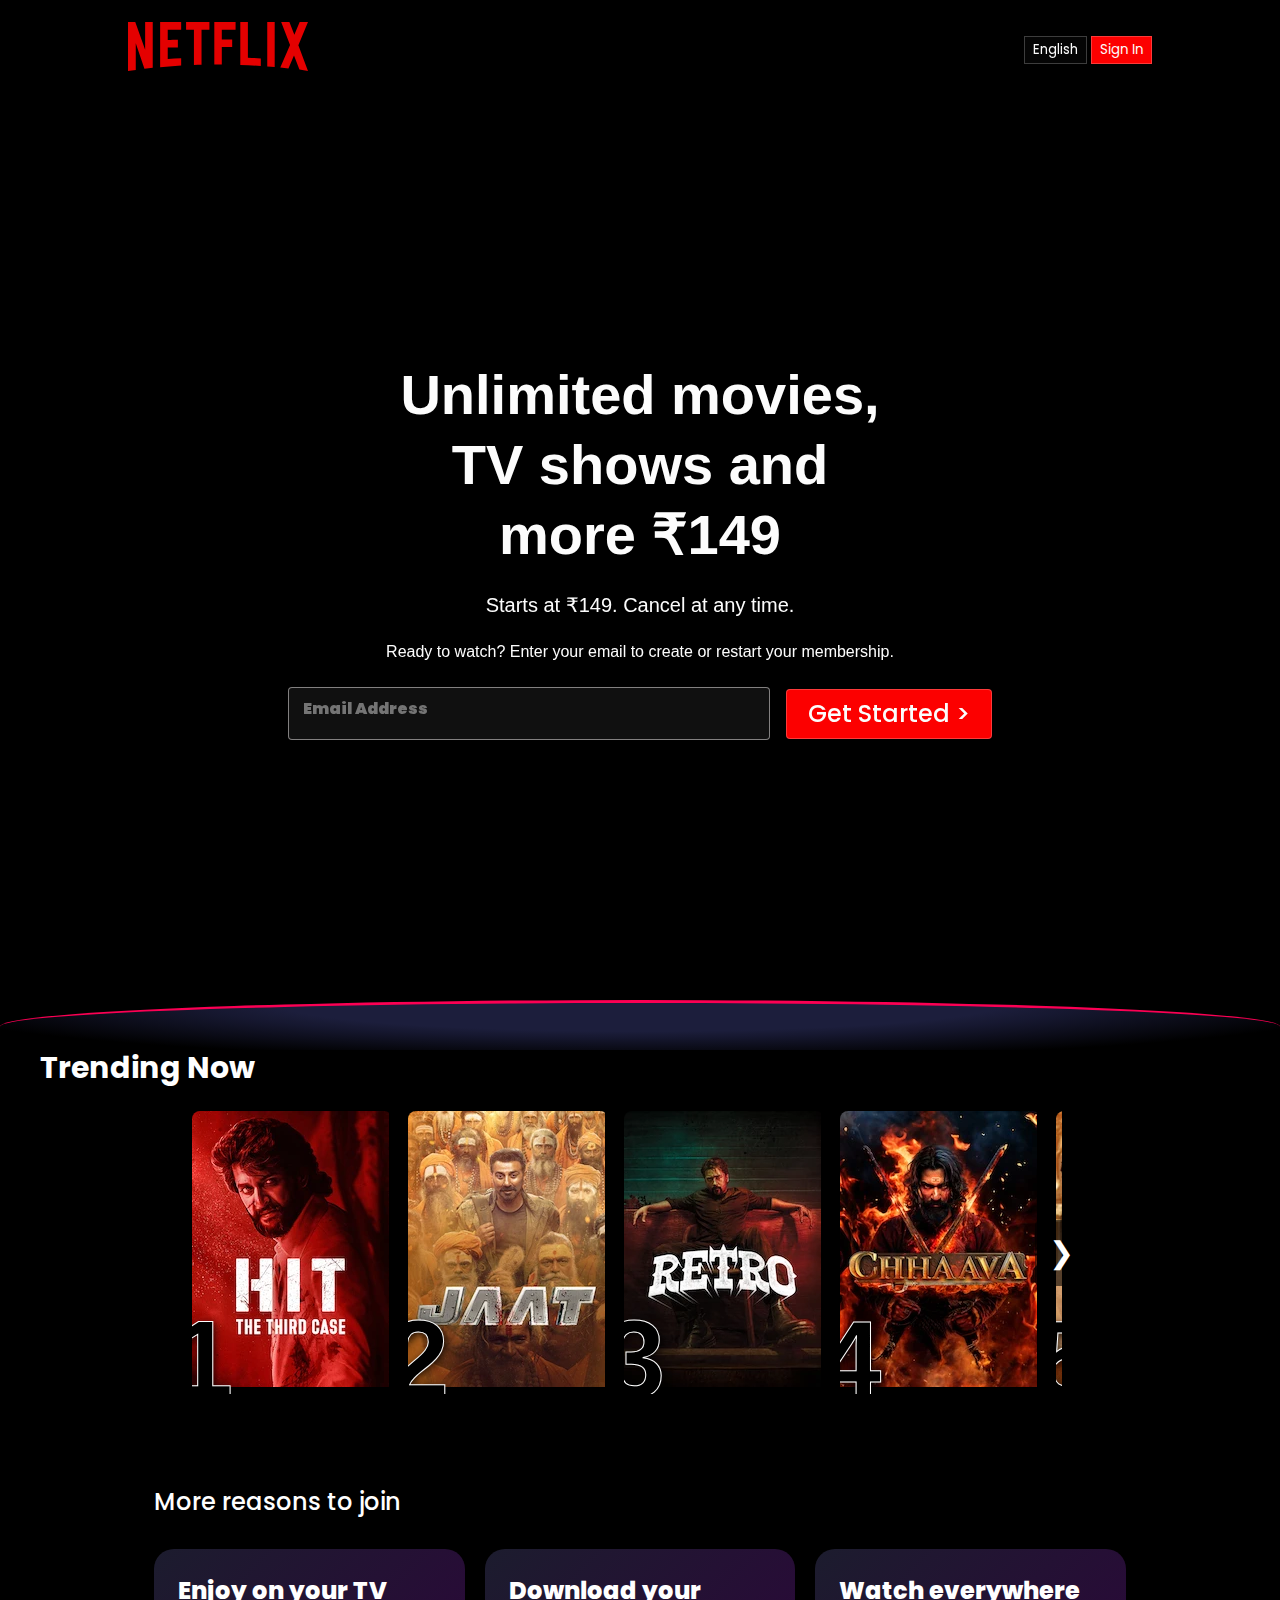
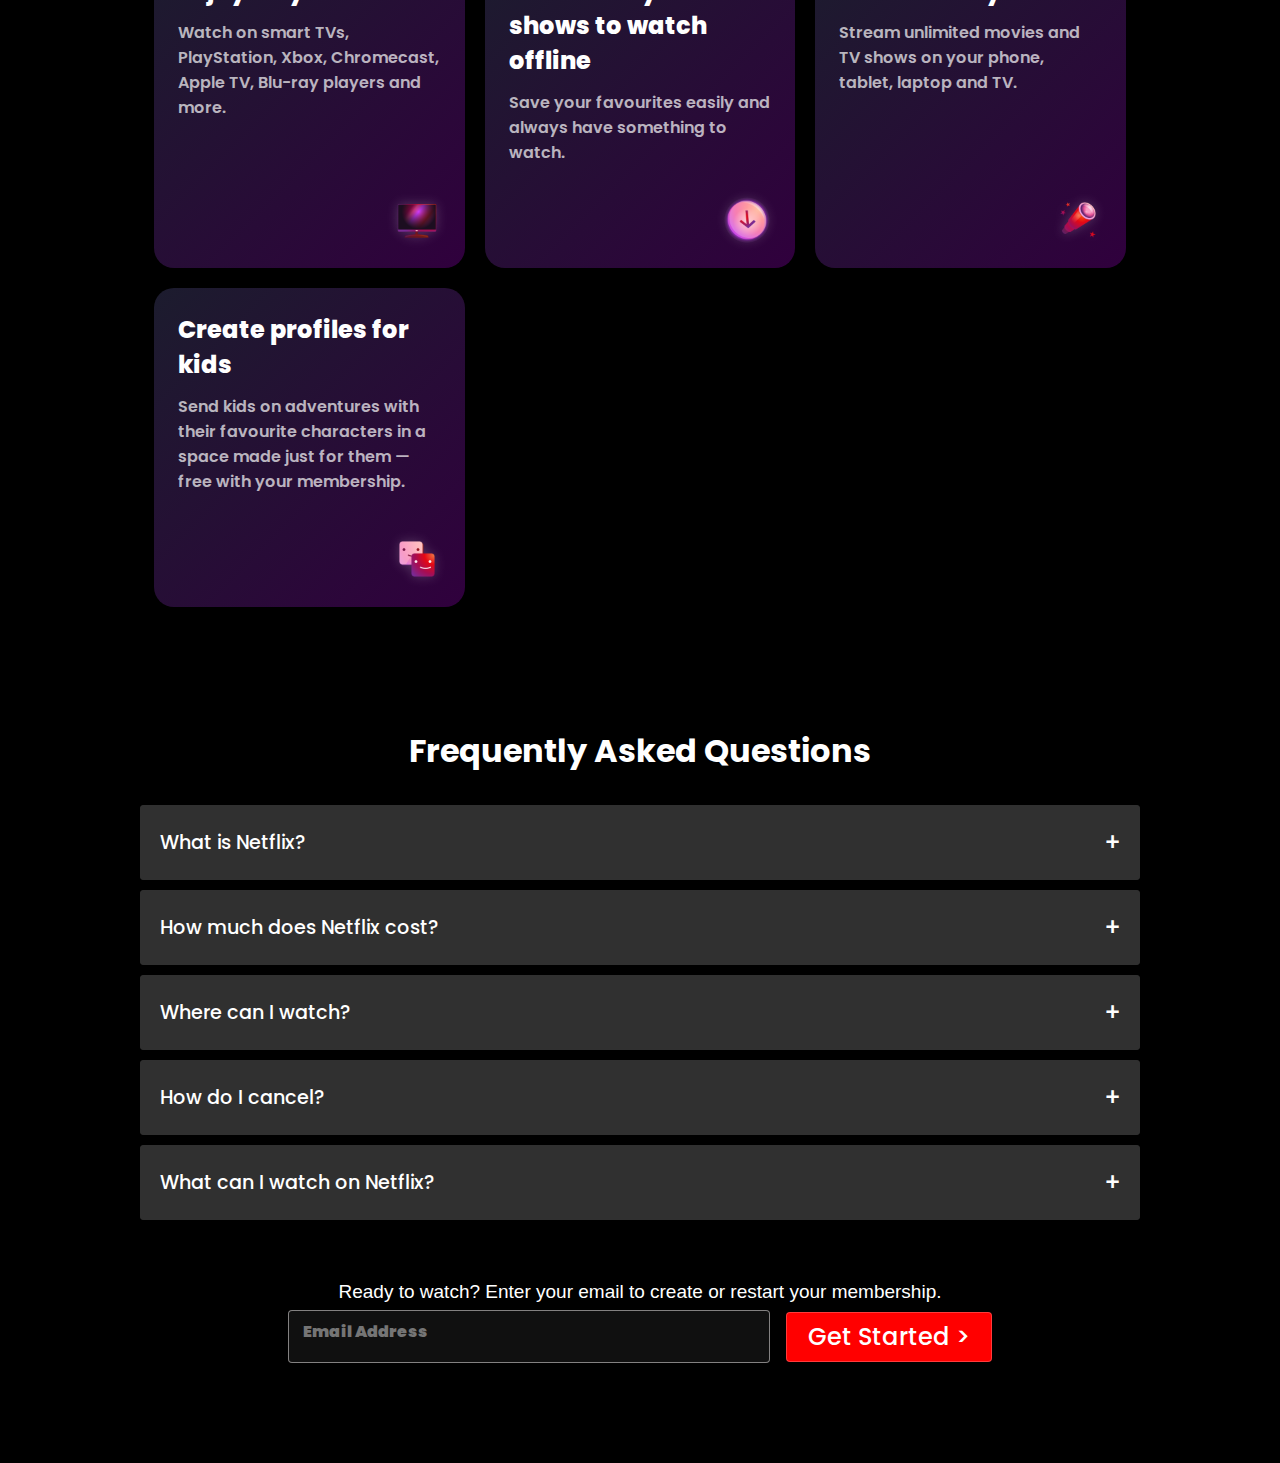
<file: index.html>
<!DOCTYPE html>
<html lang="en">

<head>
    <meta charset="UTF-8">
    <meta name="viewport" content="width=device-width, initial-scale=1.0">
    <title>Netflix India – Watch TV Shows Online, Watch Movies Online</title>
    <link rel="stylesheet" href="style.css">
</head>

<body>
    <div class="main">
        <nav>
            <span><img src="svg/logo.svg" alt="logo"></span>
            <div>
                <button class="btn">English</button>
                <button class="btn btn-red-sm">Sign In</button>
            </div>
        </nav>
        <div class="box"></div>
        <div class="hero">
            <span class="first-line">Unlimited movies, TV shows and more &#8377;149</span>
            <span>Starts at ₹149. Cancel at any time.</span>
            <span>Ready to watch? Enter your email to create or restart your membership.</span>
            <div class="hero-buttons">
                <input type="email" placeholder="Email Address">
                <button class="btn btn-red">Get Started &gt;</button>
            </div>
        </div>
        <div class="curved-top-section"></div>
    </div>
    <section class="seperation">
        <!-- <div class="curved-top-section"></div> -->
        <!-- <div class="curved-banner"></div> -->
    </section>
    <section class="trending">
        <h2>Trending Now</h2>
        <div class="trending-wrapper">
            <button class="scroll-btn left" onclick="scrollTrending(-1)">&#10094;</button>
            <div class="trending-section" id="trendingSlider">
                <div class="movie-card"><img src="images/Hit.png" alt="img">
                    <div aria-hidden="true" data-content="1" class="number-tag">1</div>
                </div>
                <div class="movie-card"><img src="images/jaat.webp" alt="img">
                    <div class="number-tag">2</div>
                </div>
                <div class="movie-card"><img src="images/retro.webp" alt="img">
                    <div class="number-tag">3</div>
                </div>
                <div class="movie-card"><img src="images/chava.webp" alt="img">
                    <div class="number-tag">4</div>
                </div>
                <div class="movie-card"><img src="images/the_royals.webp" alt="img">
                    <div class="number-tag">5</div>
                </div>
                <div class="movie-card"><img src="images/sikandar.webp" alt="img">
                    <div class="number-tag">6</div>
                </div>
                <div class="movie-card"><img src="images/the_diplomat.webp" alt="img">
                    <div class="number-tag">7</div>
                </div>
                <div class="movie-card"><img src="images/good_bad.webp" alt="img">
                    <div class="number-tag">8</div>
                </div>
                <div class="movie-card"><img src="images/pushpa2.webp" alt="img">
                    <div class="number-tag">9</div>
                </div>
                <div class="movie-card"><img src="images/when_life_gives_you_tangerines.webp" alt="img">
                    <div class="number-tag">10</div>
                </div>
            </div>
            <button class="scroll-btn right" onclick="scrollTrending(1)">&#10095;</button>
        </div>
    </section>
    <section class="reasons-section">
        <h2 class="reasons-heading">More reasons to join</h2>
        <div class="reasons-grid">
            <div class="reason-card">
                <h3>Enjoy on your TV</h3>
                <p>Watch on smart TVs, PlayStation, Xbox, Chromecast, Apple TV, Blu-ray players and more.</p>
                <img src="svg/tv.png" alt="TV Icon" width="72" height="72">

            </div>
            <div class="reason-card">
                <h3>Download your shows to watch offline</h3>
                <p>Save your favourites easily and always have something to watch.</p>
                <img src="svg/download.png" alt="Download Icon">
            </div>
            <div class="reason-card">
                <h3>Watch everywhere</h3>
                <p>Stream unlimited movies and TV shows on your phone, tablet, laptop and TV.</p>
                <img src="svg/everywhere.png" alt="Devices Icon">
            </div>
            <div class="reason-card">
                <h3>Create profiles for kids</h3>
                <p>Send kids on adventures with their favourite characters in a space made just for them — free with
                    your membership.</p>
                <img src="svg/kids.png" alt="Kids Icon">
            </div>
        </div>
    </section>
    <section class="faq-section">
        <h2 class="faq-heading">Frequently Asked Questions</h2>
        <div class="faq-list">

            <div class="faq-item">
                <button class="faq-question">What is Netflix?<span class="icon">+</span></button>
                <div class="faq-answer">
                    <p>Netflix is a streaming service that offers a wide variety of award-winning TV shows, movies,
                        anime, documentaries, and more.</p>
                </div>
            </div>

            <div class="faq-item">
                <button class="faq-question">How much does Netflix cost?<span class="icon">+</span></button>
                <div class="faq-answer">
                    <p>Watch Netflix on your smartphone, tablet, Smart TV, laptop, or streaming device, all for one low
                        fixed monthly fee. Plans start from ₹149.</p>
                </div>
            </div>

            <div class="faq-item">
                <button class="faq-question">Where can I watch?<span class="icon">+</span></button>
                <div class="faq-answer">
                    <p>Watch anywhere, anytime, on an unlimited number of devices. Sign in with your Netflix account to
                        watch instantly on the web or on devices with the Netflix app.</p>
                </div>
            </div>

            <div class="faq-item">
                <button class="faq-question">How do I cancel?<span class="icon">+</span></button>
                <div class="faq-answer">
                    <p>Netflix is flexible. There are no annoying contracts and no commitments. You can easily cancel
                        your account online in two clicks.</p>
                </div>
            </div>

            <div class="faq-item">
                <button class="faq-question">What can I watch on Netflix?<span class="icon">+</span></button>
                <div class="faq-answer">
                    <p>Netflix has an extensive library of feature films, documentaries, TV shows, anime, award-winning
                        Netflix originals, and more.</p>
                </div>
            </div>

        </div>
    </section>
    <section>
        <div class="main1">
            <div class="hero1">
                <span>Ready to watch? Enter your email to create or restart your membership.</span>
                <div class="hero-buttons">
                <input type="email" placeholder="Email Address">
                <button class="btn btn-red">Get Started &gt;</button>
                </div>
            </div>
        </div>
    </section>


    <script src="script.js"></script>
</body>

</html>
</file>
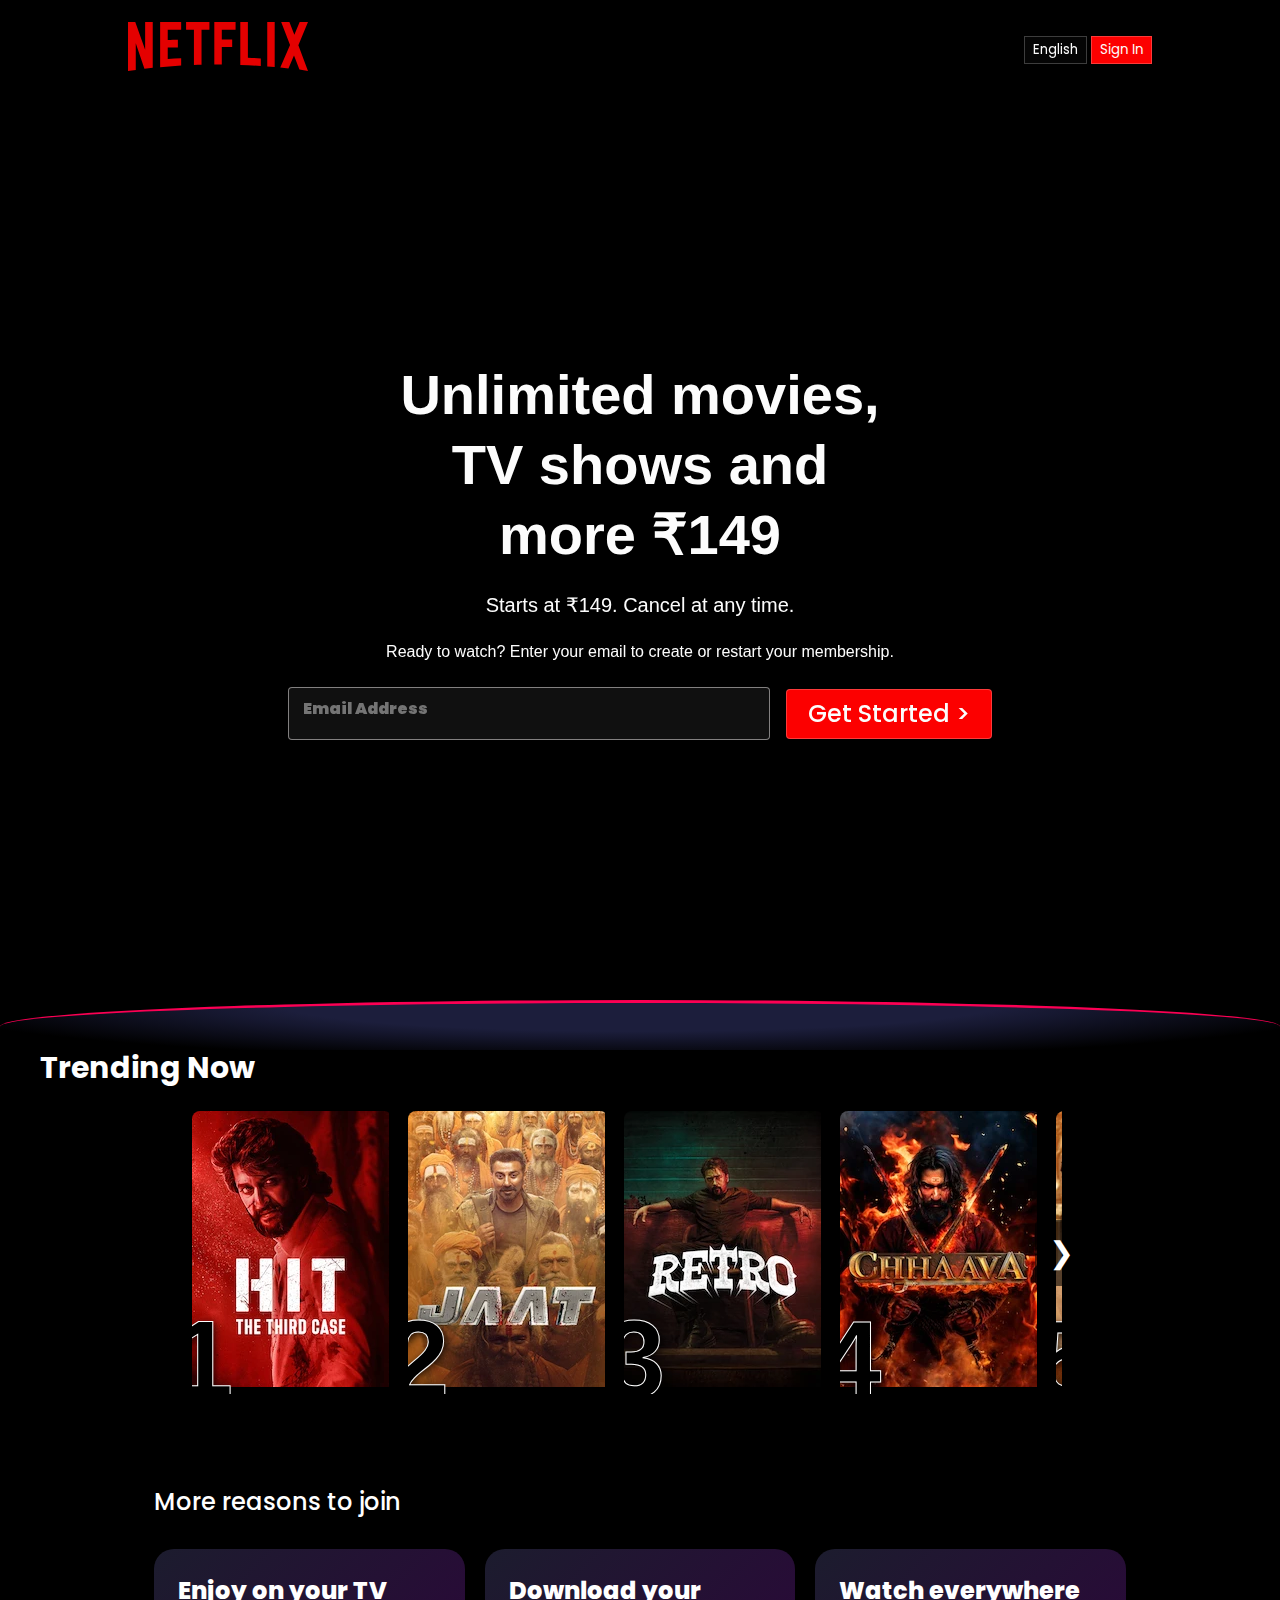
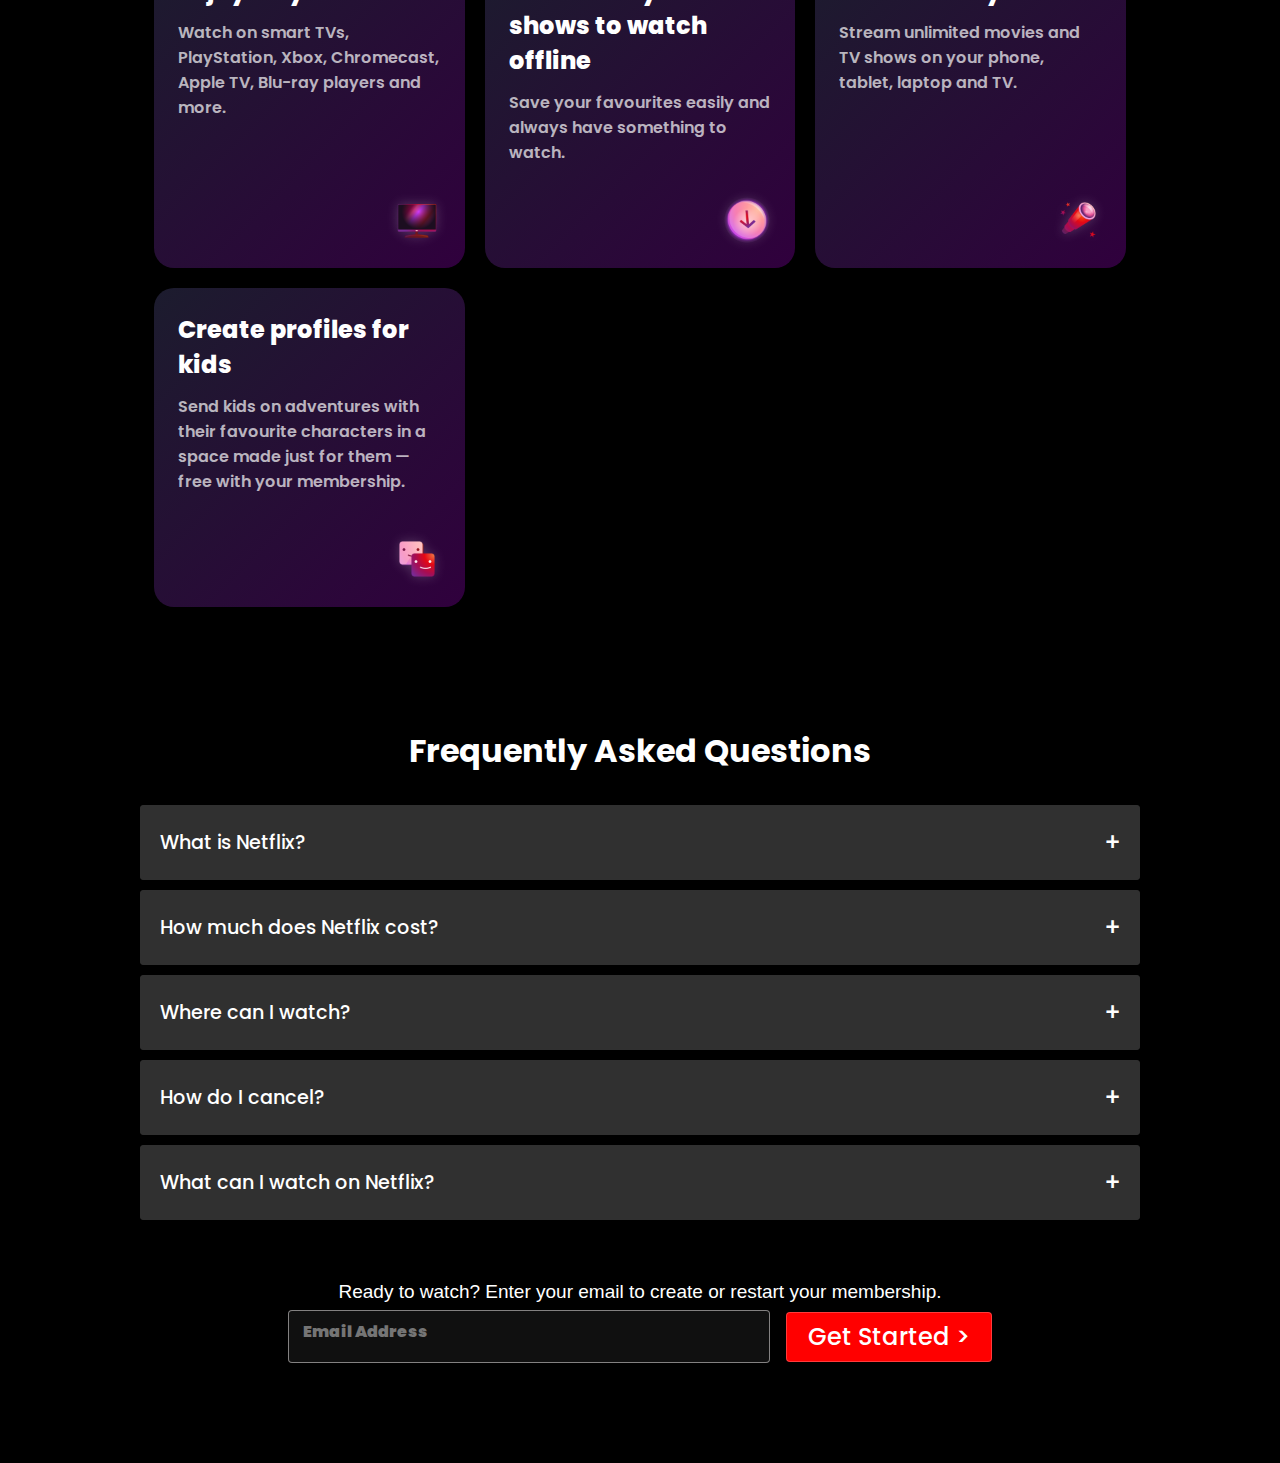
<file: netflix.html>
<!DOCTYPE html>
<html lang="en">

<head>
    <meta charset="UTF-8">
    <meta name="viewport" content="width=device-width, initial-scale=1.0">
    <title>Netflix India – Watch TV Shows Online, Watch Movies Online</title>
    <link rel="stylesheet" href="style.css">
</head>

<body>
    <div class="main">
        <nav>
            <span><img src="svg/logo.svg" alt="logo"></span>
            <div>
                <button class="btn">English</button>
                <button class="btn btn-red-sm">Sign In</button>
            </div>
        </nav>
        <div class="box"></div>
        <div class="hero">
            <span class="first-line">Unlimited movies, TV shows and more &#8377;149</span>
            <span>Starts at ₹149. Cancel at any time.</span>
            <span>Ready to watch? Enter your email to create or restart your membership.</span>
            <div class="hero-buttons">
                <input type="email" placeholder="Email Address">
                <button class="btn btn-red">Get Started &gt;</button>
            </div>
        </div>
        <div class="curved-top-section"></div>
    </div>
    <section class="seperation">
        <!-- <div class="curved-top-section"></div> -->
        <!-- <div class="curved-banner"></div> -->
    </section>
    <section class="trending">
        <h2>Trending Now</h2>
        <div class="trending-wrapper">
            <button class="scroll-btn left" onclick="scrollTrending(-1)">&#10094;</button>
            <div class="trending-section" id="trendingSlider">
                <div class="movie-card"><img src="images/Hit.png" alt="img">
                    <div aria-hidden="true" data-content="1" class="number-tag">1</div>
                </div>
                <div class="movie-card"><img src="images/jaat.webp" alt="img">
                    <div class="number-tag">2</div>
                </div>
                <div class="movie-card"><img src="images/retro.webp" alt="img">
                    <div class="number-tag">3</div>
                </div>
                <div class="movie-card"><img src="images/chava.webp" alt="img">
                    <div class="number-tag">4</div>
                </div>
                <div class="movie-card"><img src="images/the_royals.webp" alt="img">
                    <div class="number-tag">5</div>
                </div>
                <div class="movie-card"><img src="images/sikandar.webp" alt="img">
                    <div class="number-tag">6</div>
                </div>
                <div class="movie-card"><img src="images/the_diplomat.webp" alt="img">
                    <div class="number-tag">7</div>
                </div>
                <div class="movie-card"><img src="images/good_bad.webp" alt="img">
                    <div class="number-tag">8</div>
                </div>
                <div class="movie-card"><img src="images/pushpa2.webp" alt="img">
                    <div class="number-tag">9</div>
                </div>
                <div class="movie-card"><img src="images/when_life_gives_you_tangerines.webp" alt="img">
                    <div class="number-tag">10</div>
                </div>
            </div>
            <button class="scroll-btn right" onclick="scrollTrending(1)">&#10095;</button>
        </div>
    </section>
    <section class="reasons-section">
        <h2 class="reasons-heading">More reasons to join</h2>
        <div class="reasons-grid">
            <div class="reason-card">
                <h3>Enjoy on your TV</h3>
                <p>Watch on smart TVs, PlayStation, Xbox, Chromecast, Apple TV, Blu-ray players and more.</p>
                <img src="svg/tv.png" alt="TV Icon" width="72" height="72">

            </div>
            <div class="reason-card">
                <h3>Download your shows to watch offline</h3>
                <p>Save your favourites easily and always have something to watch.</p>
                <img src="svg/download.png" alt="Download Icon">
            </div>
            <div class="reason-card">
                <h3>Watch everywhere</h3>
                <p>Stream unlimited movies and TV shows on your phone, tablet, laptop and TV.</p>
                <img src="svg/everywhere.png" alt="Devices Icon">
            </div>
            <div class="reason-card">
                <h3>Create profiles for kids</h3>
                <p>Send kids on adventures with their favourite characters in a space made just for them — free with
                    your membership.</p>
                <img src="svg/kids.png" alt="Kids Icon">
            </div>
        </div>
    </section>
    <section class="faq-section">
        <h2 class="faq-heading">Frequently Asked Questions</h2>
        <div class="faq-list">

            <div class="faq-item">
                <button class="faq-question">What is Netflix?<span class="icon">+</span></button>
                <div class="faq-answer">
                    <p>Netflix is a streaming service that offers a wide variety of award-winning TV shows, movies,
                        anime, documentaries, and more.</p>
                </div>
            </div>

            <div class="faq-item">
                <button class="faq-question">How much does Netflix cost?<span class="icon">+</span></button>
                <div class="faq-answer">
                    <p>Watch Netflix on your smartphone, tablet, Smart TV, laptop, or streaming device, all for one low
                        fixed monthly fee. Plans start from ₹149.</p>
                </div>
            </div>

            <div class="faq-item">
                <button class="faq-question">Where can I watch?<span class="icon">+</span></button>
                <div class="faq-answer">
                    <p>Watch anywhere, anytime, on an unlimited number of devices. Sign in with your Netflix account to
                        watch instantly on the web or on devices with the Netflix app.</p>
                </div>
            </div>

            <div class="faq-item">
                <button class="faq-question">How do I cancel?<span class="icon">+</span></button>
                <div class="faq-answer">
                    <p>Netflix is flexible. There are no annoying contracts and no commitments. You can easily cancel
                        your account online in two clicks.</p>
                </div>
            </div>

            <div class="faq-item">
                <button class="faq-question">What can I watch on Netflix?<span class="icon">+</span></button>
                <div class="faq-answer">
                    <p>Netflix has an extensive library of feature films, documentaries, TV shows, anime, award-winning
                        Netflix originals, and more.</p>
                </div>
            </div>

        </div>
    </section>
    <section>
        <div class="main1">
            <div class="hero1">
                <span>Ready to watch? Enter your email to create or restart your membership.</span>
                <div class="hero-buttons">
                <input type="email" placeholder="Email Address">
                <button class="btn btn-red">Get Started &gt;</button>
                </div>
            </div>
        </div>
    </section>


    <script src="script.js"></script>
</body>

</html>
</file>
<file: style.css>
@import url('https://fonts.googleapis.com/css?family=Martel+Sans:wght@600&family=Poppins:wght@300display=swap');


* {
    margin: 0;
    padding: 0;
    font-family: 'Poppins', sans-serif;
}

body {
    background-color: black;
}

nav {
    display: flex;
    align-items: center;
    justify-content: space-between;
    max-width: 80vw;
    margin: auto;
    height: 100px;
    opacity: 1;
}

nav img {
    color: red;
    width: 180px;
    position: relative;
    z-index: 10;
    opacity: 0.9;


}

nav button {
    position: relative;
    z-index: 10;
}

.main {
    background-image: url("https://assets.nflxext.com/ffe/siteui/vlv3/6863f6e8-d419-414d-b5b9-7ef657e67ce4/web/IN-en-20250602-TRIFECTA-perspective_27a3fdfa-126f-4148-b153-55d60b51be6a_large.jpg");
    background-position: center center;
    background-size: max(1200px, 100vw);
    background-repeat: no-repeat;
    height: 1000px;
    width: 100vw;
    position: relative;
    filter: brightness(0.99);
}

.main .box {
    height: 1000px;
    width: 100%;
    opacity: 0.61;
    position: absolute;
    top: 0;
    background-color: black;
    filter: brightness(1.5);
}

.hero {
    font-family: 'Martel Sans', sans-serif;
    height: calc(100% - 100px);
    display: flex;
    align-items: center;
    justify-content: center;
    flex-direction: column;
    color: white;
    position: relative;
    gap: 23px;
    padding: 0 30px;
    box-sizing: border-box;
    filter: brightness(1).5;
}

.hero>:first-child {
    font-family: "Netflix Sans", "Helvetica Neue", "Segoe UI", Roboto, Ubuntu, sans-serif;
    font-weight: 800;
    line-height: 70px;
    font-size: 66px;
    text-align: center;
}

.first-line {
    width: 40vw;
}

.hero> :nth-child(2) {
    font-weight: 500;
    font-family: "Netflix Sans", "Helvetica Neue", "Segoe UI", Roboto, Ubuntu, sans-serif;
    font-size: 20px;
    line-height: normal;
    text-align: center;
}

.hero> :nth-child(3) {
    font-weight: 400;
    font-size: 16px;
    line-height: 24px;
    font-family: "Netflix Sans", "Helvetica Neue", "Segoe UI", Roboto, Ubuntu, sans-serif;
    text-align: center;
}

/* .separation {
    height: 7px;
    background-color: rgb(46, 44, 44);
    position: relative;
    z-index: 20;
} */

.curved-header {
    position: relative;
    width: 100%;
    height: 100px;
    background: black;
    overflow: hidden;
}

.curved-header::before {
    content: "";
    position: absolute;
    top: -120px;
    left: 0;
    width: 100%;
    height: 220px;
    background: linear-gradient(to right, #f50257, #c800ff);
    border-bottom-left-radius: 50% 100%;
    border-bottom-right-radius: 50% 100%;
    z-index: 1;
}

.curved-header::after {
    content: "";
    position: absolute;
    top: -115px;
    left: 0;
    width: 100%;
    height: 220px;
    background: radial-gradient(ellipse at center, #0b0e1a 0%, #000000 85%);
    border-bottom-left-radius: 50% 100%;
    border-bottom-right-radius: 50% 100%;
    z-index: 2;
}

.curved-top-section {
    position: relative;
    width: 100%;
    height: 50px;
    background-color: #000;
    overflow: hidden;
}

.curved-top-section::before {
    content: "";
    position: absolute;
    top: 0;
    left: 0;
    width: 100%;
    height: 50px;
    background: radial-gradient(ellipse at top, #1c1e3d 40%, #000 80%);
    border-top-left-radius: 100% 100%;
    border-top-right-radius: 100% 100%;
    border-bottom-left-radius: 50% 50%;
    border-bottom-right-radius: 50% 50%;
    border-top: 3px solid #ff0055;
}






.btn {
    padding: 3px 8px;
    font-weight: 400;
    color: white;
    background-color: rgba(248, 243, 243, 0.021);
    border: 1px solid rgba(255, 255, 255, 0.233);
    cursor: pointer;

}

.btn-red {
    background-color: red;
    color: white;
    padding: 12px 21px;
    font-size: 24px;
    line-height: 24px;
    border-radius: 4px;
    font-weight: 500;
}

.btn-red-sm {
    background-color: red;
    color: white;
}

.hero-buttons {
    display: flex;
    align-items: center;
    justify-content: center;
    gap: 16px;
    font-family: "Netflix Sans", "Helvetica Neue", "Segoe UI", Roboto, Ubuntu, sans-serif;
    font-size: 24px;
    font-weight: 500;
    line-height: 24px;
}

.main input {
    padding: 8px 147px 18px 14px;
    font-weight: 900;
    color: white;
    font-size: 16px;
    border-radius: 4px;
    background-color: rgba(23, 23, 23, 0.7);
    border: 1px solid rgba(245, 242, 242, 0.5);
}


.trending {
    padding: 30px 40px;
    color: white;
}

.trending h2 {
    font-size: 30px;
    margin-bottom: 20px;
    margin-top: 15px;
}

.trending-wrapper {
    position: relative;
    margin: auto;
    width: 70vw;
}

.trending-section {
    display: flex;
    width: 68vw;
    overflow: visible;
    overflow-x: auto;
    scroll-behavior: smooth;
    scrollbar-width: none;
    -ms-overflow-style: none;
}

.trending-section::-webkit-scrollbar {
    display: none;
}

.trending-section::-webkit-scrollbar {
    display: none;
}

.movie-card {
    position: relative;
    flex: 0 0 auto;
    width: 200px;
    margin-right: 16px;
    transition: transform 0.3s ease;
    border-radius: 8px;
    overflow: hidden;
}

.movie-card {
    position: relative;
    flex: 0 0 auto;
    width: 200px;
    margin-right: 16px;
    border-radius: 8px;
    overflow: hidden;
    transition: transform 0.4s ease-in-out;
}

.movie-card:hover {
    transform: scale(1.08);
    box-shadow: 0 10px 25px rgba(255, 255, 255, 0.2);
    z-index: 5;
}

.number-tag {
    position: absolute;
    left: -20px;
    bottom: -20px;
    font-size: 110px;
    font-weight: 900;
    color: black;
    -webkit-text-stroke: 1px white;
    text-shadow: 2px 2px 8px rgba(0, 0, 0, 0.8);
    z-index: 11;
    line-height: 1;
    font-family: 'Arial Black', Impact, sans-serif;
    overflow: visible;
}


.scroll-btn {
    position: absolute;
    top: 50%;
    transform: translateY(-50%);
    background: rgba(0, 0, 0, 0.6);
    border: none;
    color: white;
    font-size: 30px;
    padding: 10px 14px;
    cursor: pointer;
    z-index: 10;
    border-radius: 5px;
    transition: opacity 0.4s ease;
}

.scroll-btn.left {
    left: 0;
}

.scroll-btn.right {
    right: 0;
}

.movie-card:hover .number-tag {
    transform: scale(1.05);
    transition: transform 0.3s ease;
}

.movie-card:hover img {
    transform: scale(1.05);
    transition: transform 0.3s ease;
}




.reasons-section {
    padding: 60px 12vw;
    background: black;
    color: white;
    text-align: left;
}

.reasons-heading {
    font-size: 24px;
    font-weight: 500;
    margin-bottom: 30px;
}

.reasons-grid {
    display: grid;
    grid-template-columns: repeat(auto-fit, minmax(240px, 1fr));
    gap: 24px;
}

.reason-card {
    background: linear-gradient(135deg, #1c1c2e, #30003d);
    padding: 24px;
    border-radius: 20px;
    position: relative;
    display: flex;
    flex-direction: column;
    justify-content: space-between;
    transition: transform 0.3s ease;
    min-height: 271px;

}

.reason-card:hover {
    transform: scale(1.03);
}

.reason-card h3 {
    font-size: 24px;
    font-weight: 800;
    margin-bottom: 12px;
    color: white;
}

.reason-card p {
    font-size: 16px;
    font-weight: 550;
    color: rgba(255, 255, 255, 0.7);
    flex-grow: 1;
}

.reason-card img {
    width: 48px;
    height: 48px;
    align-self: flex-end;
    margin-top: 16px;
    filter: drop-shadow(0 0 6px rgba(255, 255, 255, 0.2));
}



.faq-section {
    background-color: black;
    color: white;
    padding: 60px 5vw;
    max-width: 1000px;
    margin: auto;
}

.faq-heading {
    font-size: 2rem;
    font-weight: 700;
    text-align: center;
    margin-bottom: 30px;
}

.faq-list {
    display: flex;
    flex-direction: column;
    gap: 10px;
}

.faq-item {
    background-color: #2d2d2d;
    border-radius: 4px;
    overflow: hidden;
}

.faq-question {
    width: 100%;
    padding: 20px;
    background: #303030;
    color: white;
    font-size: 1.2rem;
    font-weight: 500;
    border: none;
    text-align: left;
    position: relative;
    cursor: pointer;
    display: flex;
    justify-content: space-between;
    align-items: center;
    transition: background 0.3s ease;
}

.faq-question:hover {
    background: #3a3a3a;
}

.faq-answer {
    max-height: 0;
    overflow: hidden;
    transition: max-height 0.5s ease, padding 0.3s ease;
    padding: 0 20px;
    background-color: #2d2d2d;
}

.faq-answer p {
    margin: 15px 0;
    font-size: 1rem;
    line-height: 1.5;
}

.faq-item.active .faq-answer {
    max-height: 300px;
    padding: 20px;
}

.faq-question .icon {
    font-size: 1.5rem;
    transition: transform 0.3s ease;
}

.faq-item.active .icon {
    transform: rotate(45deg);
}

.main1 {
    background-position: center center;
    background-size: max(1200px, 100vw);
    background-repeat: no-repeat;
    margin-bottom: 100px;
    position: relative;
}

.main1 input {
    padding: 8px 147px 18px 14px;
    font-weight: 900;
    color: white;
    font-size: 16px;
    border-radius: 4px;
    background-color: rgba(23, 23, 23, 0.7);
    border: 1px solid rgba(245, 242, 242, 0.5);
}

.hero1 {
    display: grid;
    justify-content: center;
    align-items: center;
}

.hero1 span {
    color: white;
    font-weight: 400;
    font-size: 19px;
    line-height: 24px;
    font-family: "Netflix Sans", "Helvetica Neue", "Segoe UI", Roboto, Ubuntu, sans-serif;
    text-align: center;
    margin-bottom: 6px;
}

@media (max-width: 480px) {
    .hero>:first-child {
        font-size: 32px;
        line-height: 42px;
    }

    .hero>:nth-child(2),
    .hero>:nth-child(3),
    .hero-buttons {
        font-size: 14px;
    }

    .main input {
        padding: 8px 20px 12px 14px;
        font-size: 14px;
    }

    .reason-card {
        min-height: 200px;
    }
}

@media (max-width: 768px) {
    nav {
        flex-direction: column;
        height: auto;
        gap: 10px;
    }

    .hero>:first-child {
        font-size: 42px;
        line-height: 50px;
    }

    .main input {
        padding: 8px 40px 16px 14px;
    }

    .reason-card {
        min-height: 230px;
    }

    .trending-section {
        width: 90vw;
    }

    .trending-wrapper {
        width: 95vw;
    }
}

@media (max-width: 1024px) {
    .main {
        height: 800px;
    }

    .hero {
        gap: 16px;
    }

    .hero>:first-child {
        font-size: 52px;
        line-height: 60px;
    }

    .main input {
        padding: 8px 80px 16px 14px;
        font-size: 15px;
    }
}

@media (max-width: 430px) {
    .hero>:first-child {
        font-size: 28px;
        line-height: 36px;
    }

    .main {
        width: 100vw;
    }

    .hero>:nth-child(2),
    .hero>:nth-child(3),
    .hero-buttons {
        font-size: 14px;
        text-align: center;
    }

    .btn-red {
        font-size: 12px;
        line-height: 10px;
    }

    .hero-buttons {
        line-height: 5px;
    }

    .main input {
        width: 90%;
        padding: 10px;
        font-size: 14px;
    }

    nav img {
        width: 140px;
    }

    .reason-card {
        min-height: 200px;
        padding: 16px;
    }

    .trending-wrapper,
    .trending-section {
        width: 95vw;
    }
}

@media (max-width: 600px) {
    .hero {
        padding: 0 20px;
    }

    .main {
        height: 800px;
        background-size: cover;
    }

    .reason-card {
        min-height: 180px;
    }

    .faq-heading {
        font-size: 1.5rem;
    }
}

@media (max-width: 768px) {
    .hero>:first-child {
        font-size: 36px;
        line-height: 46px;
    }

    .main input {
        width: 85%;
        font-size: 15px;
    }

    nav {
        flex-direction: column;
        gap: 10px;
    }

    .reason-card {
        padding: 20px;
        min-height: 220px;
    }

    .faq-question {
        font-size: 1rem;
        padding: 16px;
    }
}

@media (max-width: 1024px) {
    .hero>:first-child {
        font-size: 48px;
        line-height: 60px;
    }

    .main input {
        padding: 15px 17px 16px 40px;
    }

    .reasons-grid {
        grid-template-columns: repeat(2, 1fr);
    }

    .faq-heading {
        font-size: 1.75rem;
    }
}

@media (max-width: 1280px) {
    .hero>:first-child {
        font-size: 56px;
    }

    .reasons-grid {
        gap: 20px;
    }

    .faq-heading {
        font-size: 2rem;
    }
}

@media only screen and (max-width: 430px) {
    .hero>:first-child {
        font-size: 32px;
    }
}

@media (max-width:450px) {}
</file>
